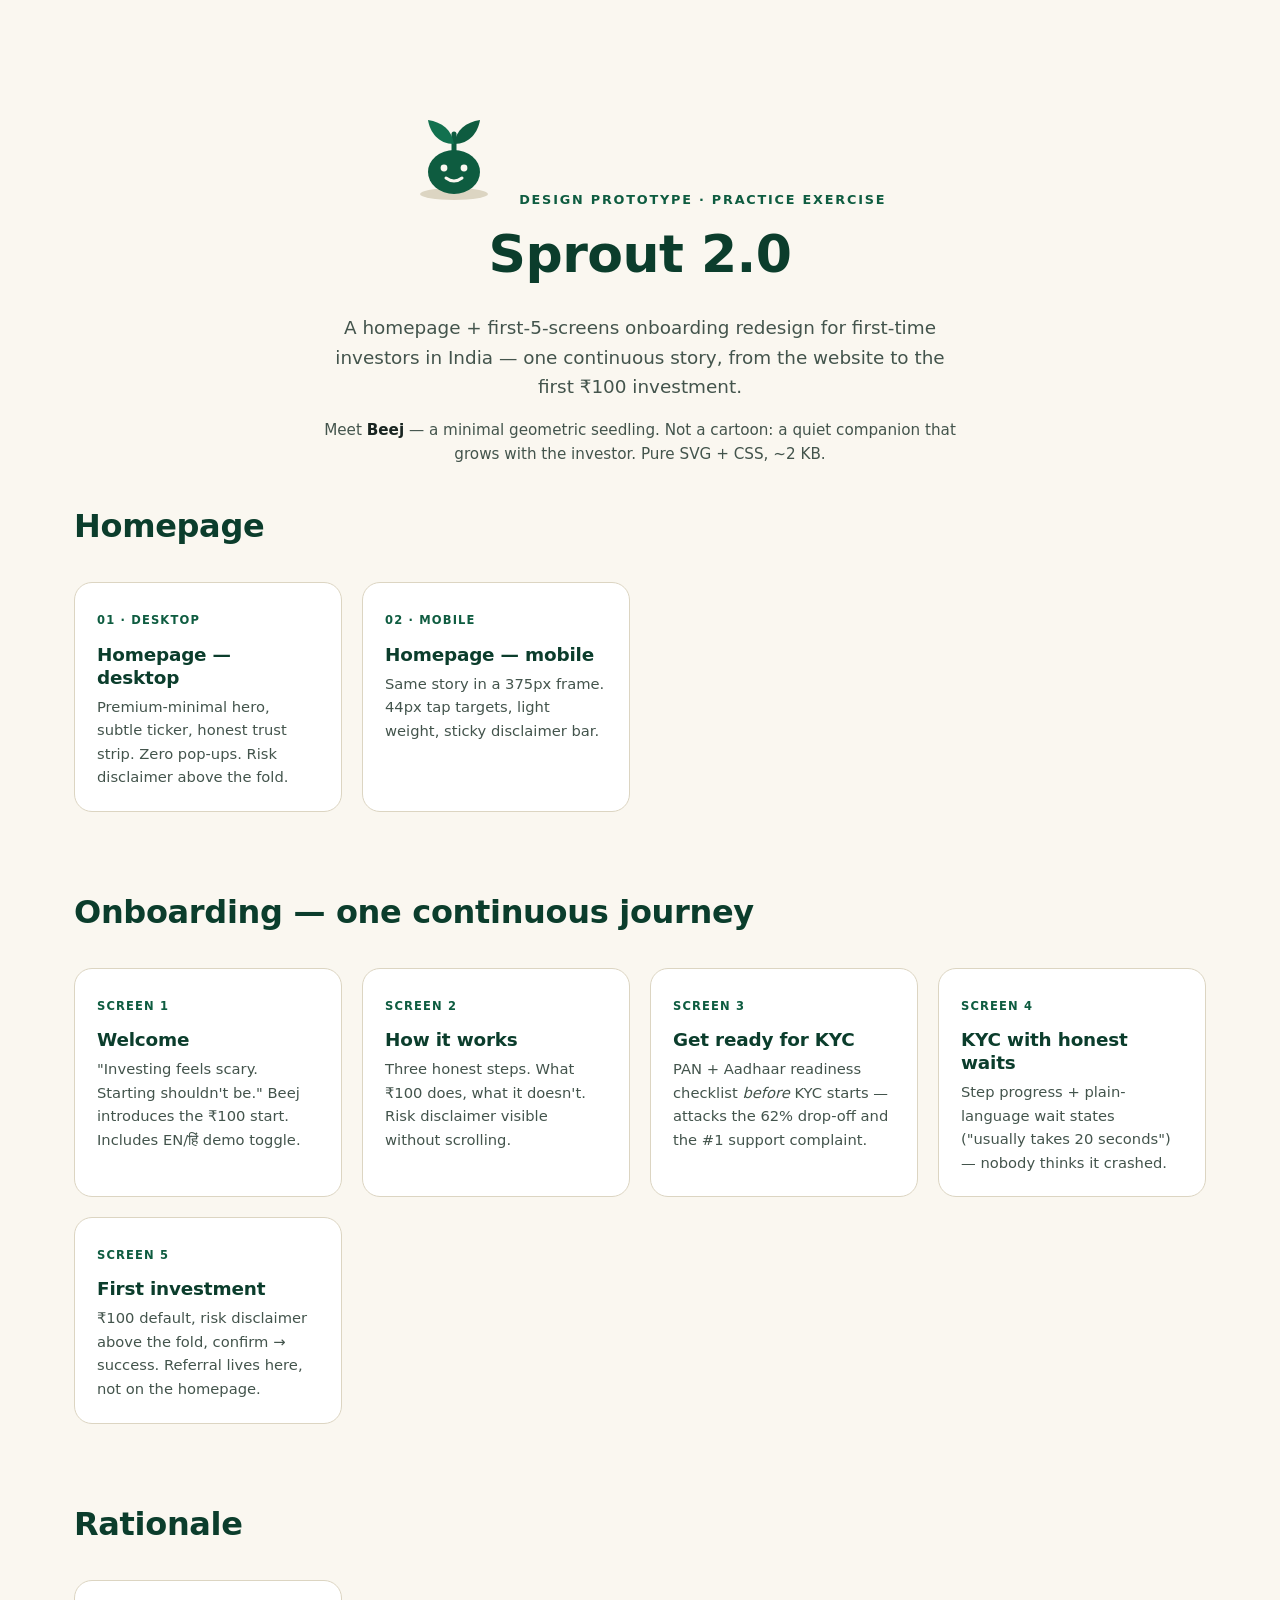
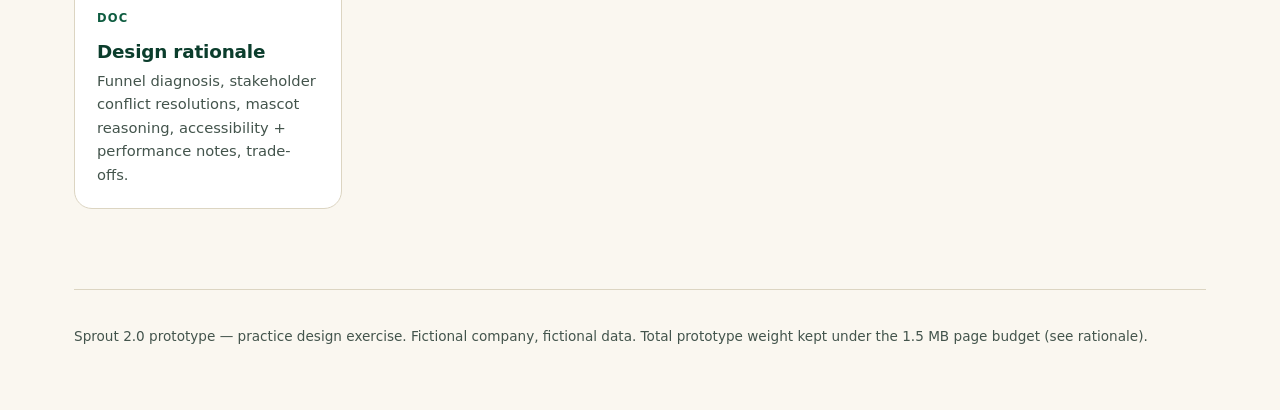
<file: index.html>
<!DOCTYPE html>
<html lang="en">
<head>
<meta charset="UTF-8">
<meta name="viewport" content="width=device-width, initial-scale=1.0">
<title>Sprout 2.0 — Design Prototype</title>
<link rel="stylesheet" href="style.css">
</head>
<body>

<div class="wrap">
  <div class="hub-hero">
    <div class="beej" role="img" aria-label="Beej, the Sprout mascot — a minimal geometric seedling">
      <svg width="120" height="120" viewBox="0 0 120 120" fill="none" aria-hidden="true">
        <g class="bob">
          <ellipse cx="60" cy="110" rx="34" ry="6" fill="#dcd5c2"/>
          <line x1="60" y1="68" x2="60" y2="50" stroke="#0e5c40" stroke-width="5" stroke-linecap="round"/>
          <path class="leaf-l" d="M60,60 C44,60 36,48 34,36 C48,38 58,46 60,60 Z" fill="#12714f"/>
          <path class="leaf-r" d="M60,60 C76,60 84,48 86,36 C72,38 62,46 60,60 Z" fill="#0e5c40"/>
          <ellipse cx="60" cy="88" rx="26" ry="22" fill="#0e5c40"/>
          <circle cx="50" cy="84" r="3.4" fill="#faf7f0"/>
          <circle cx="70" cy="84" r="3.4" fill="#faf7f0"/>
          <path d="M52,94 Q60,100 68,94" stroke="#faf7f0" stroke-width="3" stroke-linecap="round"/>
        </g>
      </svg>
    </div>
    <p class="eyebrow">Design prototype · Practice exercise</p>
    <h1>Sprout 2.0</h1>
    <p class="lead" style="max-width:640px;margin:0 auto;">
      A homepage + first-5-screens onboarding redesign for first-time investors in India —
      one continuous story, from the website to the first ₹100 investment.
    </p>
    <p style="max-width:640px;margin:16px auto 0;font-size:0.95rem;">
      Meet <strong style="color:var(--ink)">Beej</strong> — a minimal geometric seedling.
      Not a cartoon: a quiet companion that grows with the investor. Pure SVG + CSS, ~2&nbsp;KB.
    </p>
  </div>

  <h2>Homepage</h2>
  <div class="screen-grid">
    <a class="screen-card" href="homepage-desktop.html">
      <span class="tag">01 · Desktop</span>
      <h3>Homepage — desktop</h3>
      <p>Premium-minimal hero, subtle ticker, honest trust strip. Zero pop-ups. Risk disclaimer above the fold.</p>
    </a>
    <a class="screen-card" href="homepage-mobile.html">
      <span class="tag">02 · Mobile</span>
      <h3>Homepage — mobile</h3>
      <p>Same story in a 375px frame. 44px tap targets, light weight, sticky disclaimer bar.</p>
    </a>
  </div>

  <h2>Onboarding — one continuous journey</h2>
  <div class="screen-grid">
    <a class="screen-card" href="onboarding-1.html">
      <span class="tag">Screen 1</span>
      <h3>Welcome</h3>
      <p>"Investing feels scary. Starting shouldn't be." Beej introduces the ₹100 start. Includes EN/हिं demo toggle.</p>
    </a>
    <a class="screen-card" href="onboarding-2.html">
      <span class="tag">Screen 2</span>
      <h3>How it works</h3>
      <p>Three honest steps. What ₹100 does, what it doesn't. Risk disclaimer visible without scrolling.</p>
    </a>
    <a class="screen-card" href="onboarding-3.html">
      <span class="tag">Screen 3</span>
      <h3>Get ready for KYC</h3>
      <p>PAN + Aadhaar readiness checklist <em>before</em> KYC starts — attacks the 62% drop-off and the #1 support complaint.</p>
    </a>
    <a class="screen-card" href="onboarding-4.html">
      <span class="tag">Screen 4</span>
      <h3>KYC with honest waits</h3>
      <p>Step progress + plain-language wait states ("usually takes 20 seconds") — nobody thinks it crashed.</p>
    </a>
    <a class="screen-card" href="onboarding-5.html">
      <span class="tag">Screen 5</span>
      <h3>First investment</h3>
      <p>₹100 default, risk disclaimer above the fold, confirm → success. Referral lives here, not on the homepage.</p>
    </a>
  </div>

  <h2>Rationale</h2>
  <div class="screen-grid">
    <a class="screen-card" href="DESIGN_RATIONALE.md">
      <span class="tag">Doc</span>
      <h3>Design rationale</h3>
      <p>Funnel diagnosis, stakeholder conflict resolutions, mascot reasoning, accessibility + performance notes, trade-offs.</p>
    </a>
  </div>

  <footer>
    <div class="wrap" style="padding:0;">
      <p style="font-size:0.85rem;">Sprout 2.0 prototype — practice design exercise. Fictional company, fictional data. Total prototype weight kept under the 1.5&nbsp;MB page budget (see rationale).</p>
    </div>
  </footer>
</div>

</body>
</html>
</file>
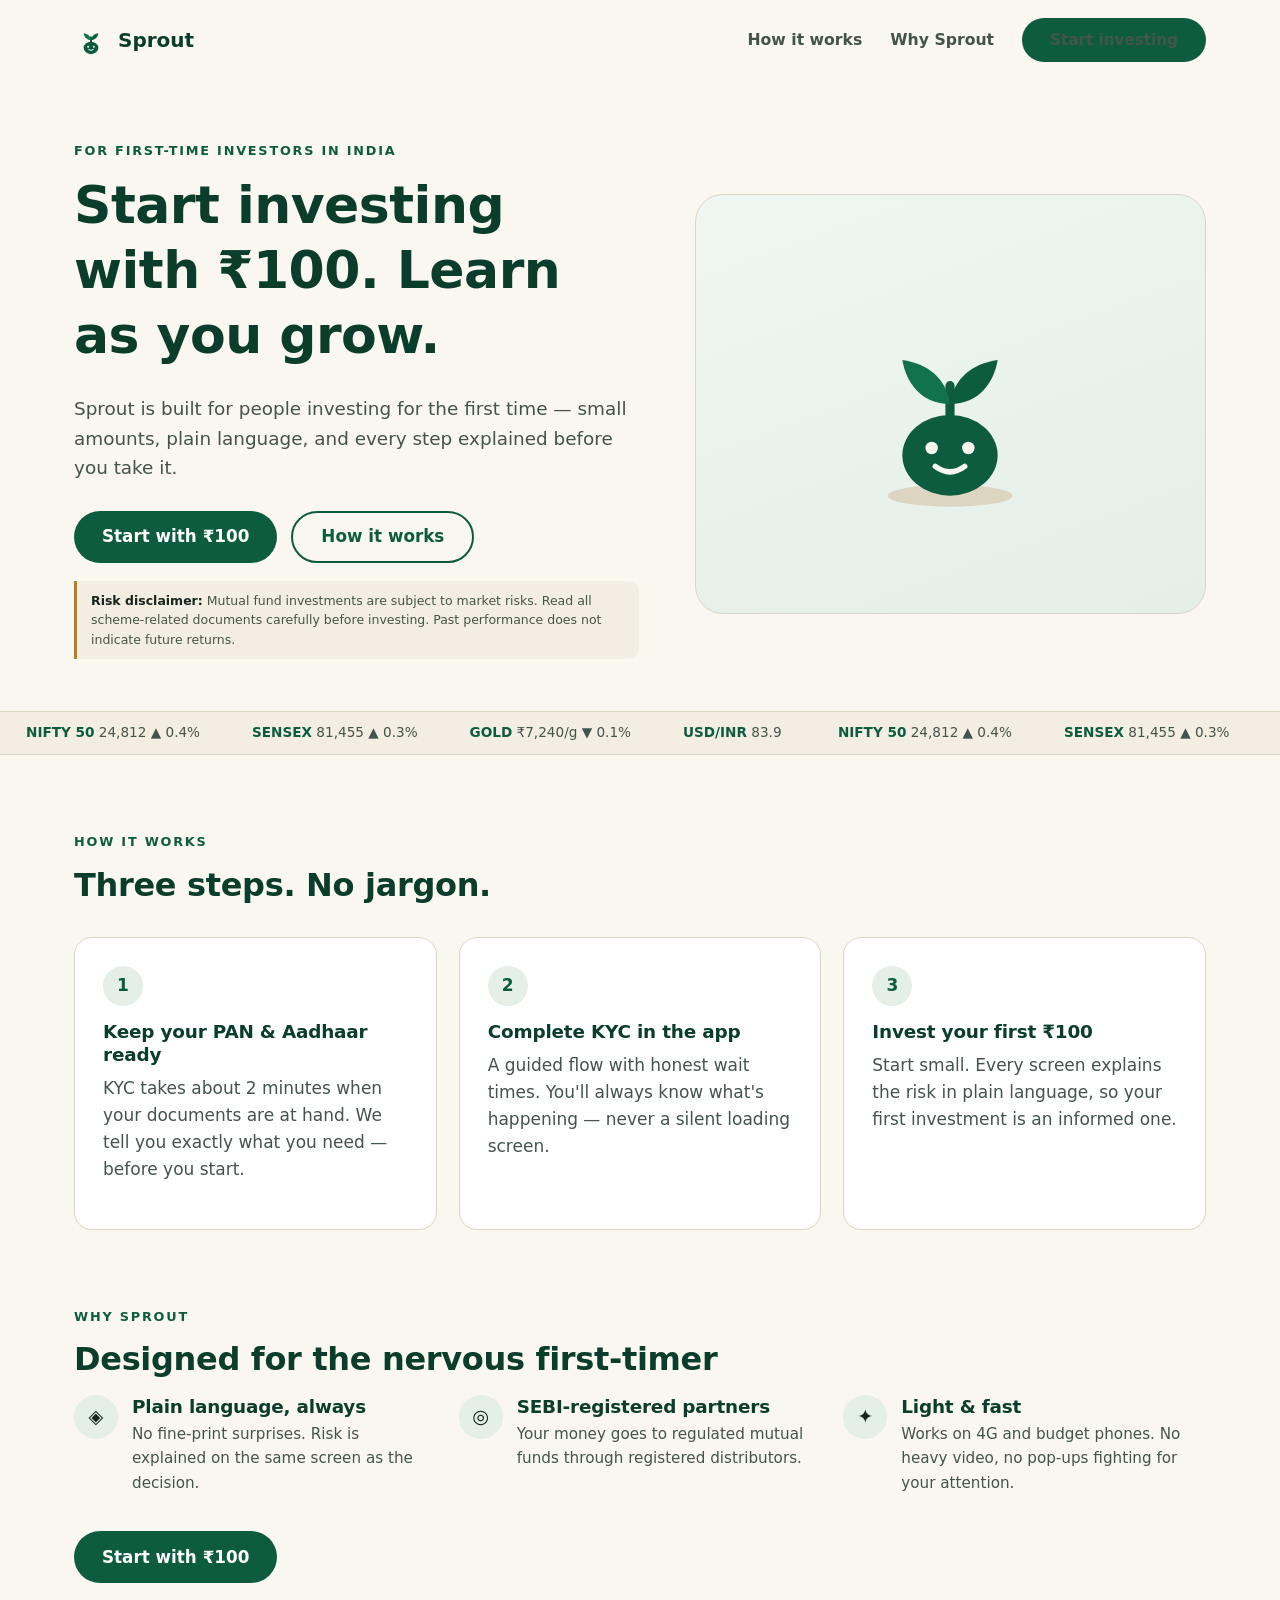
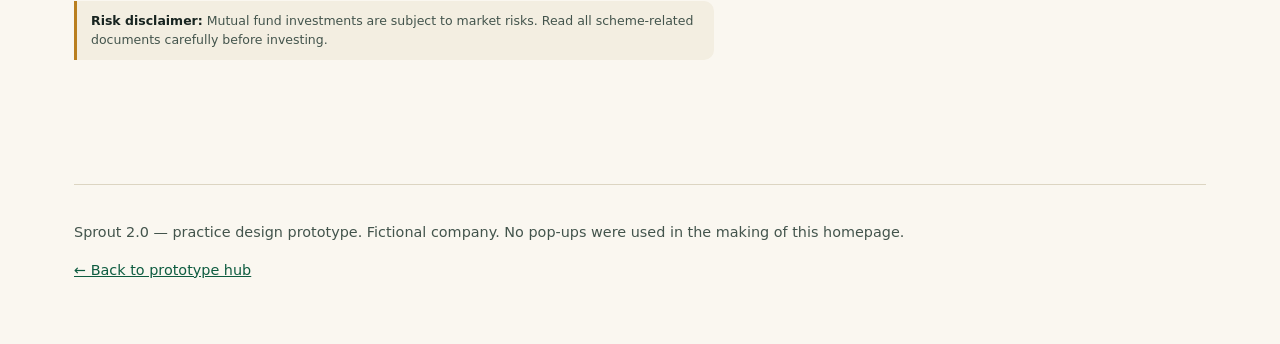
<file: homepage-desktop.html>
<!DOCTYPE html>
<html lang="en">
<head>
<meta charset="UTF-8">
<meta name="viewport" content="width=device-width, initial-scale=1.0">
<title>Sprout 2.0 — Homepage (desktop)</title>
<link rel="stylesheet" href="style.css">
</head>
<body>

<div class="wrap">
  <nav class="nav" aria-label="Main">
    <a class="brand" href="index.html">
      <span class="beej" aria-hidden="true">
        <svg width="34" height="34" viewBox="0 0 120 120" fill="none">
          <g class="bob">
            <line x1="60" y1="68" x2="60" y2="50" stroke="#0e5c40" stroke-width="7" stroke-linecap="round"/>
            <path class="leaf-l" d="M60,60 C44,60 36,48 34,36 C48,38 58,46 60,60 Z" fill="#12714f"/>
            <path class="leaf-r" d="M60,60 C76,60 84,48 86,36 C72,38 62,46 60,60 Z" fill="#0e5c40"/>
            <ellipse cx="60" cy="88" rx="26" ry="22" fill="#0e5c40"/>
            <circle cx="50" cy="84" r="3.4" fill="#faf7f0"/>
            <circle cx="70" cy="84" r="3.4" fill="#faf7f0"/>
            <path d="M52,94 Q60,100 68,94" stroke="#faf7f0" stroke-width="3.5" stroke-linecap="round"/>
          </g>
        </svg>
      </span>
      Sprout
    </a>
    <div class="nav-links">
      <a href="#how">How it works</a>
      <a href="#trust">Why Sprout</a>
      <a href="onboarding-1.html" class="btn btn-primary" style="min-height:44px;font-size:0.95rem;">Start investing</a>
    </div>
  </nav>

  <header class="hero">
    <div>
      <p class="eyebrow">For first-time investors in India</p>
      <h1>Start investing with ₹100. Learn as you grow.</h1>
      <p class="lead">Sprout is built for people investing for the first time — small amounts, plain language, and every step explained before you take it.</p>
      <div class="hero-cta-row">
        <a class="btn btn-primary" href="onboarding-1.html">Start with ₹100</a>
        <a class="btn btn-ghost" href="#how">How it works</a>
      </div>
      <!-- Compliance: risk disclaimer ≥12px, visible without scrolling -->
      <p class="disclaimer"><strong>Risk disclaimer:</strong> Mutual fund investments are subject to market risks. Read all scheme-related documents carefully before investing. Past performance does not indicate future returns.</p>
    </div>
    <div class="hero-visual">
      <div class="beej" role="img" aria-label="Beej, a small geometric seedling mascot">
        <svg width="220" height="220" viewBox="0 0 120 120" fill="none" aria-hidden="true">
          <g class="bob">
            <ellipse cx="60" cy="110" rx="34" ry="6" fill="#dcd5c2"/>
            <line x1="60" y1="68" x2="60" y2="50" stroke="#0e5c40" stroke-width="5" stroke-linecap="round"/>
            <path class="leaf-l" d="M60,60 C44,60 36,48 34,36 C48,38 58,46 60,60 Z" fill="#12714f"/>
            <path class="leaf-r" d="M60,60 C76,60 84,48 86,36 C72,38 62,46 60,60 Z" fill="#0e5c40"/>
            <ellipse cx="60" cy="88" rx="26" ry="22" fill="#0e5c40"/>
            <circle cx="50" cy="84" r="3.4" fill="#faf7f0"/>
            <circle cx="70" cy="84" r="3.4" fill="#faf7f0"/>
            <path d="M52,94 Q60,100 68,94" stroke="#faf7f0" stroke-width="3" stroke-linecap="round"/>
          </g>
        </svg>
      </div>
    </div>
  </header>
</div>

<!-- Subtle, muted ticker — decorative only, pauses on hover -->
<div class="ticker" aria-hidden="true">
  <div class="ticker-track">
    <span><b>NIFTY 50</b> 24,812 ▲ 0.4%</span><span><b>SENSEX</b> 81,455 ▲ 0.3%</span><span><b>GOLD</b> ₹7,240/g ▼ 0.1%</span><span><b>USD/INR</b> 83.9</span>
    <span><b>NIFTY 50</b> 24,812 ▲ 0.4%</span><span><b>SENSEX</b> 81,455 ▲ 0.3%</span><span><b>GOLD</b> ₹7,240/g ▼ 0.1%</span><span><b>USD/INR</b> 83.9</span>
  </div>
</div>

<div class="wrap">
  <section class="section" id="how">
    <p class="eyebrow">How it works</p>
    <h2>Three steps. No jargon.</h2>
    <div class="cards">
      <div class="card">
        <div class="step-no">1</div>
        <h3>Keep your PAN &amp; Aadhaar ready</h3>
        <p>KYC takes about 2 minutes when your documents are at hand. We tell you exactly what you need — before you start.</p>
      </div>
      <div class="card">
        <div class="step-no">2</div>
        <h3>Complete KYC in the app</h3>
        <p>A guided flow with honest wait times. You'll always know what's happening — never a silent loading screen.</p>
      </div>
      <div class="card">
        <div class="step-no">3</div>
        <h3>Invest your first ₹100</h3>
        <p>Start small. Every screen explains the risk in plain language, so your first investment is an informed one.</p>
      </div>
    </div>
  </section>

  <section class="section" id="trust" style="padding-top:0;">
    <p class="eyebrow">Why Sprout</p>
    <h2>Designed for the nervous first-timer</h2>
    <div class="trust">
      <div class="trust-item">
        <div class="dot" aria-hidden="true">◈</div>
        <div><h3 style="margin-bottom:4px;">Plain language, always</h3><p style="margin:0;font-size:0.95rem;">No fine-print surprises. Risk is explained on the same screen as the decision.</p></div>
      </div>
      <div class="trust-item">
        <div class="dot" aria-hidden="true">◎</div>
        <div><h3 style="margin-bottom:4px;">SEBI-registered partners</h3><p style="margin:0;font-size:0.95rem;">Your money goes to regulated mutual funds through registered distributors.</p></div>
      </div>
      <div class="trust-item">
        <div class="dot" aria-hidden="true">✦</div>
        <div><h3 style="margin-bottom:4px;">Light &amp; fast</h3><p style="margin:0;font-size:0.95rem;">Works on 4G and budget phones. No heavy video, no pop-ups fighting for your attention.</p></div>
      </div>
    </div>
    <div class="hero-cta-row" style="margin-top:36px;">
      <a class="btn btn-primary" href="onboarding-1.html">Start with ₹100</a>
    </div>
    <p class="disclaimer"><strong>Risk disclaimer:</strong> Mutual fund investments are subject to market risks. Read all scheme-related documents carefully before investing.</p>
  </section>

  <footer>
    <p>Sprout 2.0 — practice design prototype. Fictional company. No pop-ups were used in the making of this homepage.</p>
    <p style="margin-top:8px;"><a href="index.html">← Back to prototype hub</a></p>
  </footer>
</div>

</body>
</html>
</file>
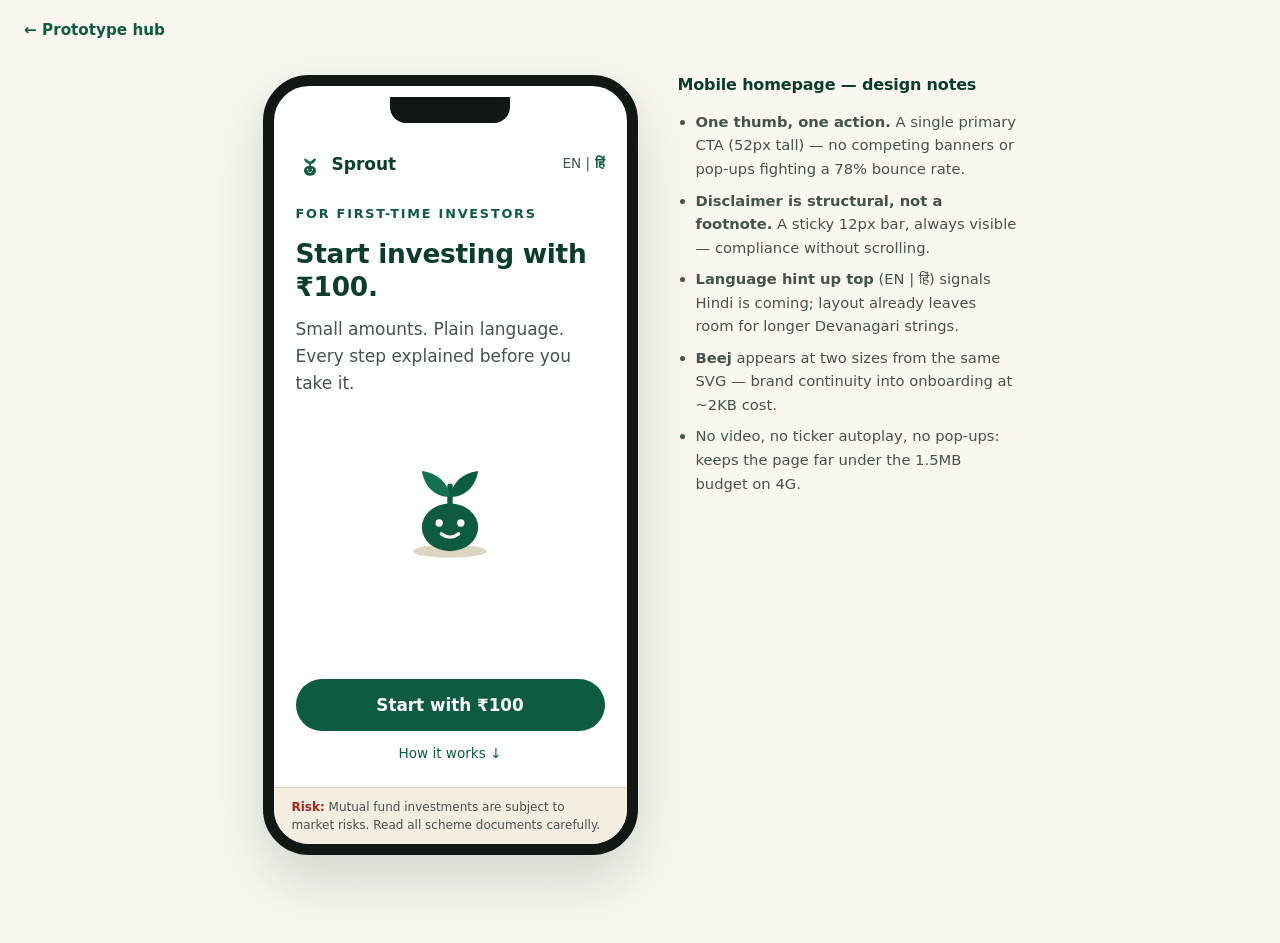
<file: homepage-mobile.html>
<!DOCTYPE html>
<html lang="en">
<head>
<meta charset="UTF-8">
<meta name="viewport" content="width=device-width, initial-scale=1.0">
<title>Sprout 2.0 — Homepage (mobile)</title>
<link rel="stylesheet" href="style.css">
</head>
<body>
<a class="backlink" href="index.html">← Prototype hub</a>

<div class="device-stage">
  <div class="device" role="img" aria-label="Mobile homepage design mockup">
    <div class="screen">
      <div style="display:flex;align-items:center;justify-content:space-between;margin-bottom:26px;">
        <span style="display:flex;align-items:center;gap:8px;font-weight:750;color:var(--green-900);">
          <span class="beej" aria-hidden="true">
            <svg width="28" height="28" viewBox="0 0 120 120" fill="none">
              <g class="bob">
                <line x1="60" y1="68" x2="60" y2="50" stroke="#0e5c40" stroke-width="7" stroke-linecap="round"/>
                <path class="leaf-l" d="M60,60 C44,60 36,48 34,36 C48,38 58,46 60,60 Z" fill="#12714f"/>
                <path class="leaf-r" d="M60,60 C76,60 84,48 86,36 C72,38 62,46 60,60 Z" fill="#0e5c40"/>
                <ellipse cx="60" cy="88" rx="26" ry="22" fill="#0e5c40"/>
                <circle cx="50" cy="84" r="3.4" fill="#faf7f0"/>
                <circle cx="70" cy="84" r="3.4" fill="#faf7f0"/>
                <path d="M52,94 Q60,100 68,94" stroke="#faf7f0" stroke-width="3.5" stroke-linecap="round"/>
              </g>
            </svg>
          </span>
          Sprout
        </span>
        <span style="font-size:0.85rem;color:var(--ink-soft);">EN | <b style="color:var(--green-700)">हिं</b></span>
      </div>

      <p class="eyebrow">For first-time investors</p>
      <h2>Start investing with ₹100.</h2>
      <p>Small amounts. Plain language. Every step explained before you take it.</p>

      <div style="text-align:center;margin:18px 0;">
        <span class="beej" aria-hidden="true">
          <svg width="130" height="130" viewBox="0 0 120 120" fill="none">
            <g class="bob">
              <ellipse cx="60" cy="110" rx="34" ry="6" fill="#dcd5c2"/>
              <line x1="60" y1="68" x2="60" y2="50" stroke="#0e5c40" stroke-width="5" stroke-linecap="round"/>
              <path class="leaf-l" d="M60,60 C44,60 36,48 34,36 C48,38 58,46 60,60 Z" fill="#12714f"/>
              <path class="leaf-r" d="M60,60 C76,60 84,48 86,36 C72,38 62,46 60,60 Z" fill="#0e5c40"/>
              <ellipse cx="60" cy="88" rx="26" ry="22" fill="#0e5c40"/>
              <circle cx="50" cy="84" r="3.4" fill="#faf7f0"/>
              <circle cx="70" cy="84" r="3.4" fill="#faf7f0"/>
              <path d="M52,94 Q60,100 68,94" stroke="#faf7f0" stroke-width="3" stroke-linecap="round"/>
            </g>
          </svg>
        </span>
      </div>

      <div class="spacer"></div>
    </div>

    <div class="device-cta">
      <a class="btn btn-primary btn-block" href="onboarding-1.html">Start with ₹100</a>
      <p style="text-align:center;font-size:0.85rem;margin:12px 0 0;"><a href="#how" style="text-decoration:none;">How it works ↓</a></p>
    </div>

    <!-- Compliance: risk disclaimer ≥12px, always visible -->
    <div class="device-disclaimer">
      <strong>Risk:</strong> Mutual fund investments are subject to market risks. Read all scheme documents carefully.
    </div>
  </div>

  <aside class="annotation">
    <h3>Mobile homepage — design notes</h3>
    <ul>
      <li><strong>One thumb, one action.</strong> A single primary CTA (52px tall) — no competing banners or pop-ups fighting a 78% bounce rate.</li>
      <li><strong>Disclaimer is structural, not a footnote.</strong> A sticky 12px bar, always visible — compliance without scrolling.</li>
      <li><strong>Language hint up top</strong> (EN | हिं) signals Hindi is coming; layout already leaves room for longer Devanagari strings.</li>
      <li><strong>Beej</strong> appears at two sizes from the same SVG — brand continuity into onboarding at ~2KB cost.</li>
      <li>No video, no ticker autoplay, no pop-ups: keeps the page far under the 1.5MB budget on 4G.</li>
    </ul>
  </aside>
</div>

</body>
</html>
</file>
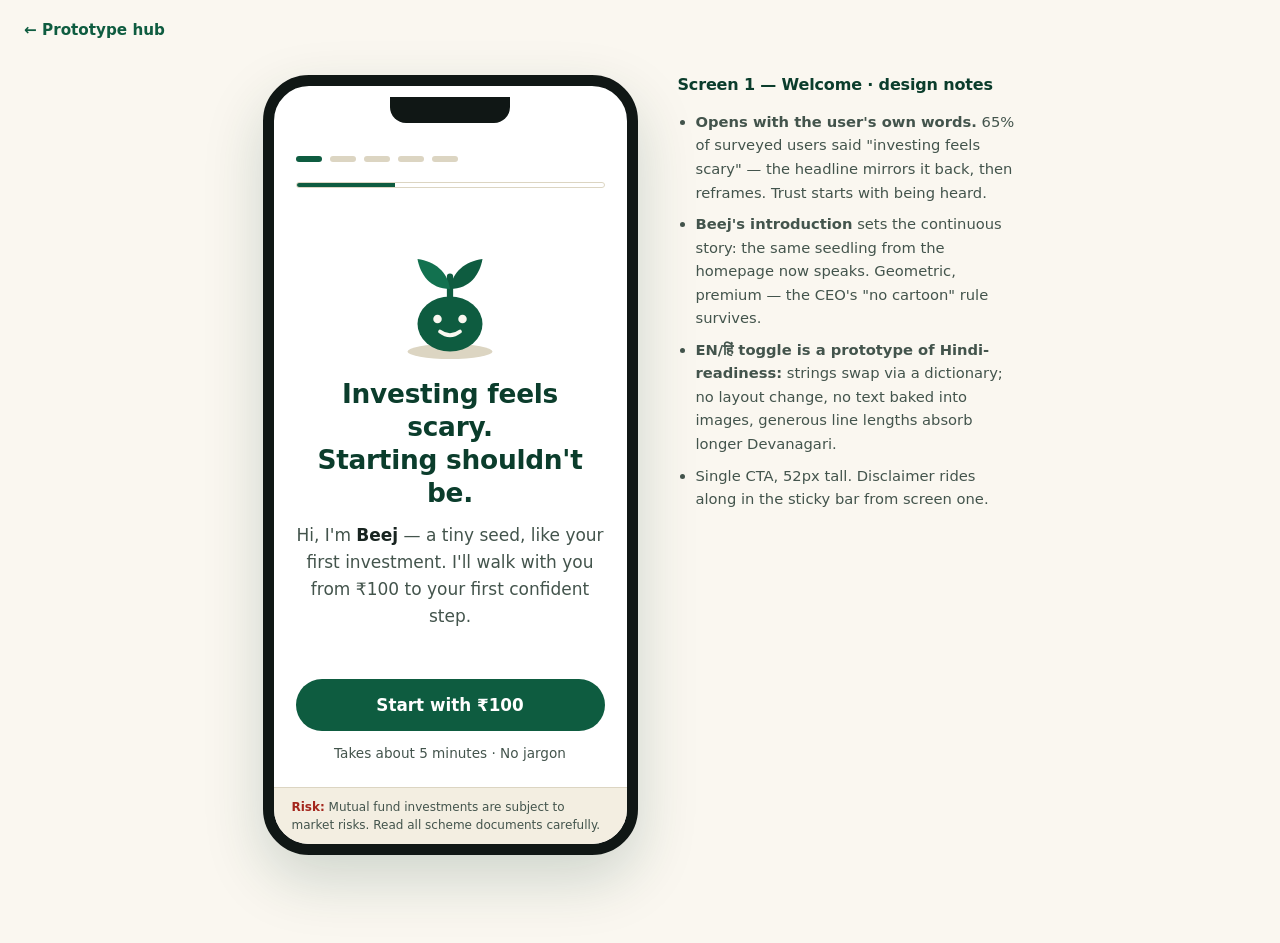
<file: onboarding-1.html>
<!DOCTYPE html>
<html lang="en">
<head>
<meta charset="UTF-8">
<meta name="viewport" content="width=device-width, initial-scale=1.0">
<title>Sprout 2.0 — Onboarding 1 of 5 · Welcome</title>
<link rel="stylesheet" href="style.css">
</head>
<body>
<a class="backlink" href="index.html">← Prototype hub</a>

<div class="device-stage">
  <div class="device">
    <div class="screen">
      <div class="dots" aria-label="Step 1 of 5"><i class="on"></i><i></i><i></i><i></i><i></i></div>

      <!-- Hindi-readiness demo: layout swaps strings without redesign -->
      <div class="lang-toggle" role="group" aria-label="Language">
        <button id="btn-en" class="on" type="button">English</button>
        <button id="btn-hi" type="button">हिंदी</button>
      </div>

      <div style="text-align:center;margin:8px 0 4px;">
        <span class="beej" role="img" aria-label="Beej, the Sprout seedling mascot">
          <svg width="150" height="150" viewBox="0 0 120 120" fill="none" aria-hidden="true">
            <g class="bob">
              <ellipse cx="60" cy="110" rx="34" ry="6" fill="#dcd5c2"/>
              <line x1="60" y1="68" x2="60" y2="50" stroke="#0e5c40" stroke-width="5" stroke-linecap="round"/>
              <path class="leaf-l" d="M60,60 C44,60 36,48 34,36 C48,38 58,46 60,60 Z" fill="#12714f"/>
              <path class="leaf-r" d="M60,60 C76,60 84,48 86,36 C72,38 62,46 60,60 Z" fill="#0e5c40"/>
              <ellipse cx="60" cy="88" rx="26" ry="22" fill="#0e5c40"/>
              <circle cx="50" cy="84" r="3.4" fill="#faf7f0"/>
              <circle cx="70" cy="84" r="3.4" fill="#faf7f0"/>
              <path d="M52,94 Q60,100 68,94" stroke="#faf7f0" stroke-width="3" stroke-linecap="round"/>
            </g>
          </svg>
        </span>
      </div>

      <h2 id="t-head" style="text-align:center;">Investing feels scary.<br>Starting shouldn't be.</h2>
      <p id="t-sub" style="text-align:center;">Hi, I'm <strong style="color:var(--ink)">Beej</strong> — a tiny seed, like your first investment. I'll walk with you from ₹100 to your first confident step.</p>

      <div class="spacer"></div>
    </div>

    <div class="device-cta">
      <a class="btn btn-primary btn-block" id="t-cta" href="onboarding-2.html">Start with ₹100</a>
      <p style="text-align:center;font-size:0.85rem;margin:12px 0 0;color:var(--ink-soft);">Takes about 5 minutes · No jargon</p>
    </div>
    <div class="device-disclaimer">
      <strong>Risk:</strong> Mutual fund investments are subject to market risks. Read all scheme documents carefully.
    </div>
  </div>

  <aside class="annotation">
    <h3>Screen 1 — Welcome · design notes</h3>
    <ul>
      <li><strong>Opens with the user's own words.</strong> 65% of surveyed users said "investing feels scary" — the headline mirrors it back, then reframes. Trust starts with being heard.</li>
      <li><strong>Beej's introduction</strong> sets the continuous story: the same seedling from the homepage now speaks. Geometric, premium — the CEO's "no cartoon" rule survives.</li>
      <li><strong>EN/हिं toggle is a prototype of Hindi-readiness:</strong> strings swap via a dictionary; no layout change, no text baked into images, generous line lengths absorb longer Devanagari.</li>
      <li>Single CTA, 52px tall. Disclaimer rides along in the sticky bar from screen one.</li>
    </ul>
  </aside>
</div>

<script>
// Minimal string-swap demo: proves Hindi fits the same layout (no redesign needed later).
const STR = {
  en: {
    head: 'Investing feels scary.<br>Starting shouldn\'t be.',
    sub: 'Hi, I\'m <strong style="color:var(--ink)">Beej</strong> — a tiny seed, like your first investment. I\'ll walk with you from ₹100 to your first confident step.',
    cta: 'Start with ₹100'
  },
  hi: {
    head: 'निवेश डरावना लगता है।<br>शुरुआत नहीं होनी चाहिए।',
    sub: 'नमस्ते, मैं <strong style="color:var(--ink)">बीज</strong> हूँ — आपके पहले निवेश जैसा एक छोटा-सा बीज। ₹100 से आपके पहले आत्मविश्वास भरे कदम तक मैं साथ चलूँगा।',
    cta: '₹100 से शुरू करें'
  }
};
const be = document.getElementById('btn-en'), bh = document.getElementById('btn-hi');
function setLang(l) {
  document.getElementById('t-head').innerHTML = STR[l].head;
  document.getElementById('t-sub').innerHTML = STR[l].sub;
  document.getElementById('t-cta').textContent = STR[l].cta;
  document.documentElement.lang = (l === 'hi') ? 'hi' : 'en';
  be.classList.toggle('on', l === 'en'); bh.classList.toggle('on', l === 'hi');
}
be.addEventListener('click', () => setLang('en'));
bh.addEventListener('click', () => setLang('hi'));
</script>

</body>
</html>
</file>
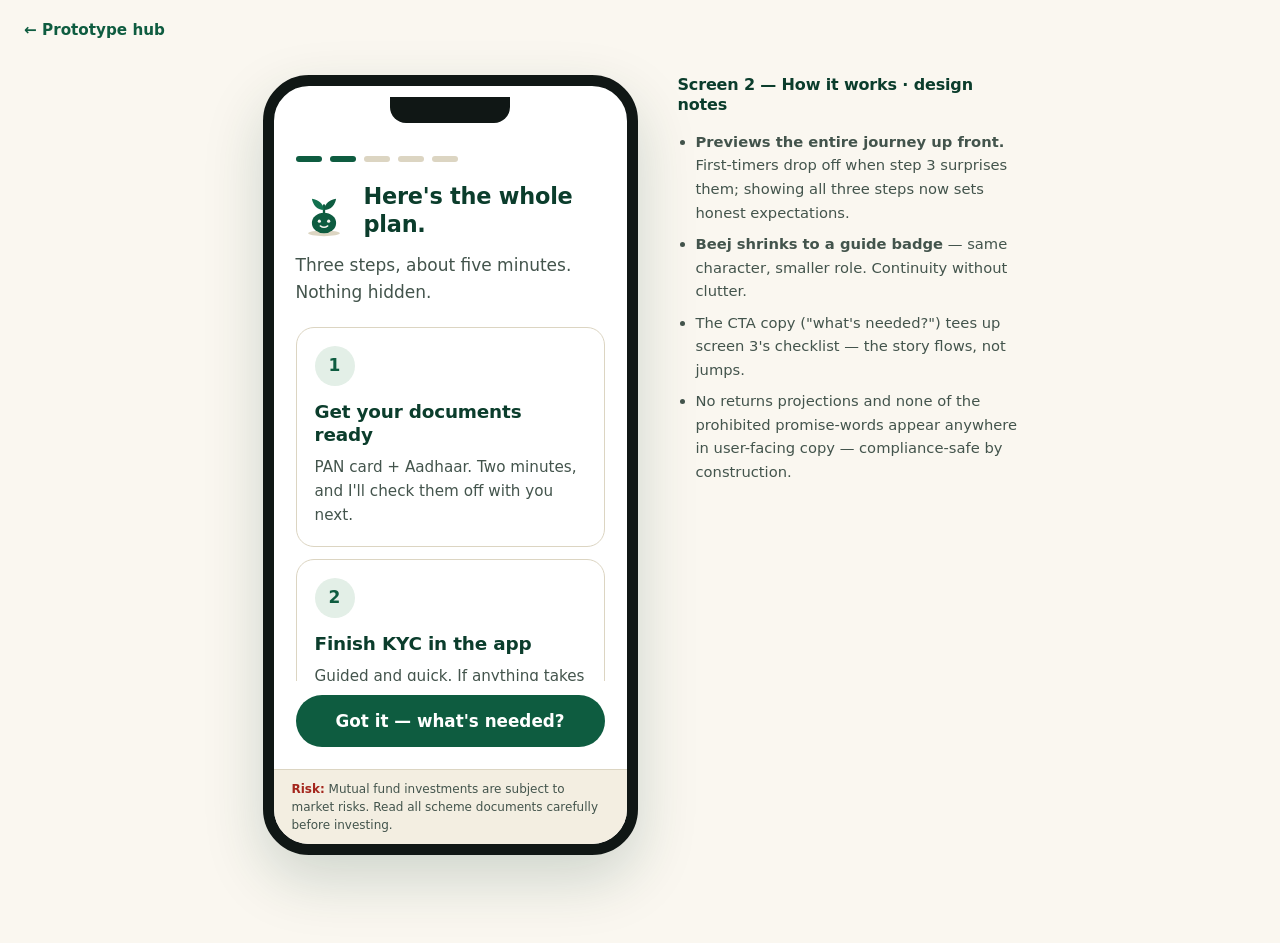
<file: onboarding-2.html>
<!DOCTYPE html>
<html lang="en">
<head>
<meta charset="UTF-8">
<meta name="viewport" content="width=device-width, initial-scale=1.0">
<title>Sprout 2.0 — Onboarding 2 of 5 · How it works</title>
<link rel="stylesheet" href="style.css">
</head>
<body>
<a class="backlink" href="index.html">← Prototype hub</a>

<div class="device-stage">
  <div class="device">
    <div class="screen">
      <div class="dots" aria-label="Step 2 of 5"><i class="on"></i><i class="on"></i><i></i><i></i><i></i></div>

      <div style="display:flex;align-items:center;gap:12px;margin-bottom:14px;">
        <span class="beej" aria-hidden="true">
          <svg width="56" height="56" viewBox="0 0 120 120" fill="none">
            <g class="bob">
              <ellipse cx="60" cy="110" rx="34" ry="6" fill="#dcd5c2"/>
              <line x1="60" y1="68" x2="60" y2="50" stroke="#0e5c40" stroke-width="5" stroke-linecap="round"/>
              <path class="leaf-l" d="M60,60 C44,60 36,48 34,36 C48,38 58,46 60,60 Z" fill="#12714f"/>
              <path class="leaf-r" d="M60,60 C76,60 84,48 86,36 C72,38 62,46 60,60 Z" fill="#0e5c40"/>
              <ellipse cx="60" cy="88" rx="26" ry="22" fill="#0e5c40"/>
              <circle cx="50" cy="84" r="3.4" fill="#faf7f0"/>
              <circle cx="70" cy="84" r="3.4" fill="#faf7f0"/>
              <path d="M52,94 Q60,100 68,94" stroke="#faf7f0" stroke-width="3" stroke-linecap="round"/>
            </g>
          </svg>
        </span>
        <h2 style="margin:0;font-size:1.4rem;">Here's the whole plan.</h2>
      </div>
      <p style="margin-bottom:20px;">Three steps, about five minutes. Nothing hidden.</p>

      <div class="card" style="margin-bottom:12px;padding:18px;">
        <div class="step-no">1</div>
        <h3>Get your documents ready</h3>
        <p style="margin:0;font-size:0.95rem;">PAN card + Aadhaar. Two minutes, and I'll check them off with you next.</p>
      </div>
      <div class="card" style="margin-bottom:12px;padding:18px;">
        <div class="step-no">2</div>
        <h3>Finish KYC in the app</h3>
        <p style="margin:0;font-size:0.95rem;">Guided and quick. If anything takes time, I'll tell you exactly what's happening.</p>
      </div>
      <div class="card" style="margin-bottom:4px;padding:18px;">
        <div class="step-no">3</div>
        <h3>Invest your first ₹100</h3>
        <p style="margin:0;font-size:0.95rem;">Pick a fund, see the risk in plain words, confirm. Small start, real start.</p>
      </div>

      <div class="spacer"></div>
    </div>

    <div class="device-cta">
      <a class="btn btn-primary btn-block" href="onboarding-3.html">Got it — what's needed?</a>
    </div>
    <div class="device-disclaimer">
      <strong>Risk:</strong> Mutual fund investments are subject to market risks. Read all scheme documents carefully before investing.
    </div>
  </div>

  <aside class="annotation">
    <h3>Screen 2 — How it works · design notes</h3>
    <ul>
      <li><strong>Previews the entire journey up front.</strong> First-timers drop off when step 3 surprises them; showing all three steps now sets honest expectations.</li>
      <li><strong>Beej shrinks to a guide badge</strong> — same character, smaller role. Continuity without clutter.</li>
      <li>The CTA copy ("what's needed?") tees up screen 3's checklist — the story flows, not jumps.</li>
      <li>No returns projections and none of the prohibited promise-words appear anywhere in user-facing copy — compliance-safe by construction.</li>
    </ul>
  </aside>
</div>

</body>
</html>
</file>
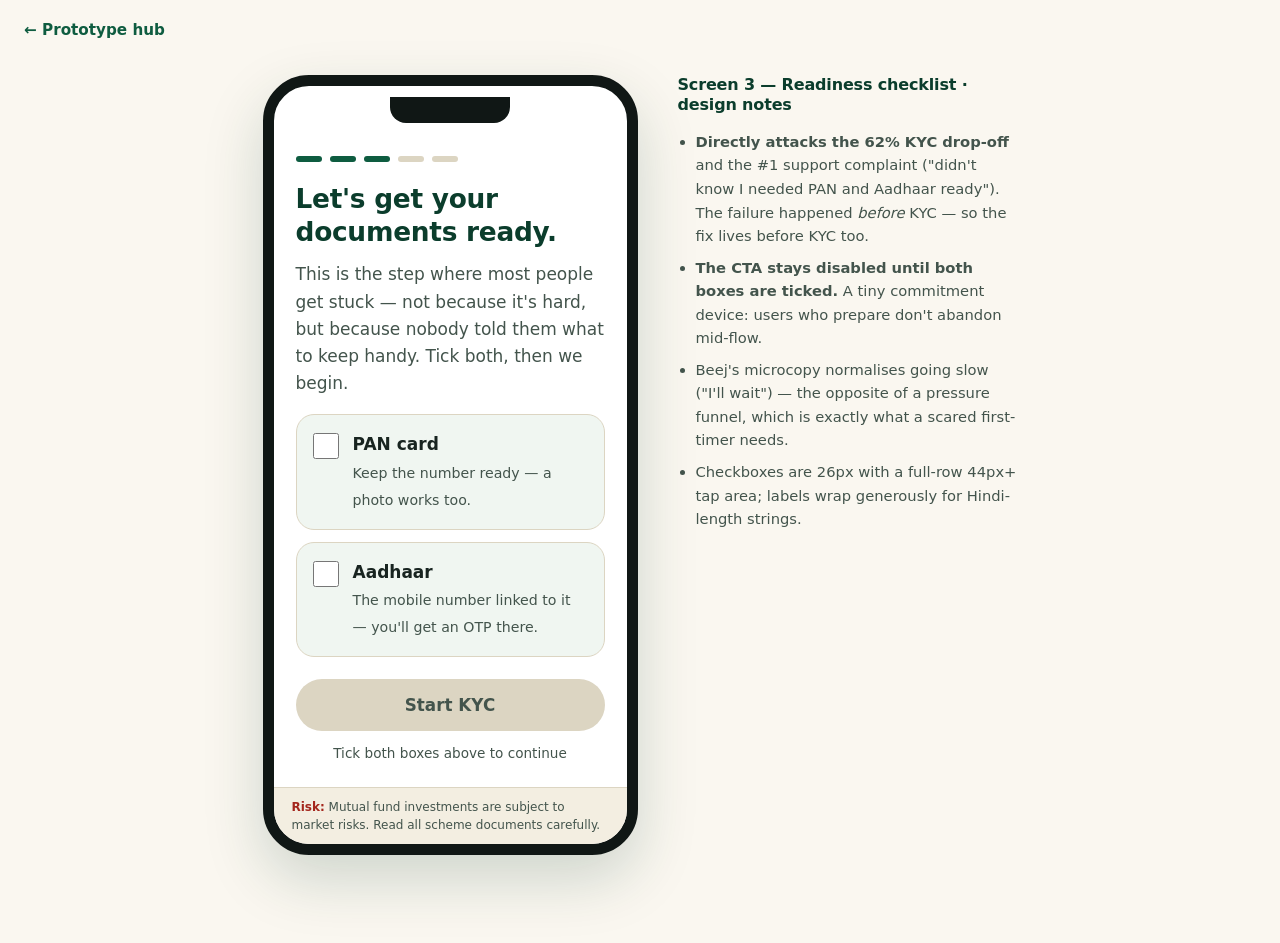
<file: onboarding-3.html>
<!DOCTYPE html>
<html lang="en">
<head>
<meta charset="UTF-8">
<meta name="viewport" content="width=device-width, initial-scale=1.0">
<title>Sprout 2.0 — Onboarding 3 of 5 · Get ready for KYC</title>
<link rel="stylesheet" href="style.css">
</head>
<body>
<a class="backlink" href="index.html">← Prototype hub</a>

<div class="device-stage">
  <div class="device">
    <div class="screen">
      <div class="dots" aria-label="Step 3 of 5"><i class="on"></i><i class="on"></i><i class="on"></i><i></i><i></i></div>

      <h2>Let's get your documents ready.</h2>
      <p>This is the step where most people get stuck — not because it's hard, but because nobody told them what to keep handy. Tick both, then we begin.</p>

      <label class="check">
        <input type="checkbox" id="c-pan">
        <span><b>PAN card</b><small>Keep the number ready — a photo works too.</small></span>
      </label>
      <label class="check">
        <input type="checkbox" id="c-aadhaar">
        <span><b>Aadhaar</b><small>The mobile number linked to it — you'll get an OTP there.</small></span>
      </label>

      <div style="display:flex;gap:10px;align-items:flex-start;background:var(--paper-2);border:1px solid var(--line);border-radius:14px;padding:12px 14px;margin-top:6px;">
        <span class="beej" aria-hidden="true" style="flex:0 0 40px;">
          <svg width="40" height="40" viewBox="0 0 120 120" fill="none">
            <g class="bob">
              <line x1="60" y1="68" x2="60" y2="50" stroke="#0e5c40" stroke-width="7" stroke-linecap="round"/>
              <path class="leaf-l" d="M60,60 C44,60 36,48 34,36 C48,38 58,46 60,60 Z" fill="#12714f"/>
              <path class="leaf-r" d="M60,60 C76,60 84,48 86,36 C72,38 62,46 60,60 Z" fill="#0e5c40"/>
              <ellipse cx="60" cy="88" rx="26" ry="22" fill="#0e5c40"/>
              <circle cx="50" cy="84" r="3.4" fill="#faf7f0"/>
              <circle cx="70" cy="84" r="3.4" fill="#faf7f0"/>
              <path d="M52,94 Q60,100 68,94" stroke="#faf7f0" stroke-width="3.5" stroke-linecap="round"/>
            </g>
          </svg>
        </span>
        <p style="margin:0;font-size:0.9rem;">"Most people finish KYC in under 2 minutes once these are ready. Take your time — I'll wait."</p>
      </div>

      <div class="spacer"></div>
    </div>

    <div class="device-cta">
      <a class="btn btn-primary btn-block" id="cta" href="onboarding-4.html" aria-disabled="true" disabled style="pointer-events:none;">Start KYC</a>
      <p style="text-align:center;font-size:0.85rem;margin:12px 0 0;color:var(--ink-soft);" id="hint">Tick both boxes above to continue</p>
    </div>
    <div class="device-disclaimer">
      <strong>Risk:</strong> Mutual fund investments are subject to market risks. Read all scheme documents carefully.
    </div>
  </div>

  <aside class="annotation">
    <h3>Screen 3 — Readiness checklist · design notes</h3>
    <ul>
      <li><strong>Directly attacks the 62% KYC drop-off</strong> and the #1 support complaint ("didn't know I needed PAN and Aadhaar ready"). The failure happened <em>before</em> KYC — so the fix lives before KYC too.</li>
      <li><strong>The CTA stays disabled until both boxes are ticked.</strong> A tiny commitment device: users who prepare don't abandon mid-flow.</li>
      <li>Beej's microcopy normalises going slow ("I'll wait") — the opposite of a pressure funnel, which is exactly what a scared first-timer needs.</li>
      <li>Checkboxes are 26px with a full-row 44px+ tap area; labels wrap generously for Hindi-length strings.</li>
    </ul>
  </aside>
</div>

<script>
// Commitment device: CTA enables only when the user confirms readiness.
const pan = document.getElementById('c-pan'),
      aad = document.getElementById('c-aadhaar'),
      cta = document.getElementById('cta'),
      hint = document.getElementById('hint');
function sync() {
  const ok = pan.checked && aad.checked;
  cta.toggleAttribute('disabled', !ok);
  cta.style.pointerEvents = ok ? 'auto' : 'none';
  cta.setAttribute('aria-disabled', String(!ok));
  hint.textContent = ok ? 'All set — KYC takes about 2 minutes.' : 'Tick both boxes above to continue';
}
pan.addEventListener('change', sync); aad.addEventListener('change', sync);
</script>

</body>
</html>
</file>
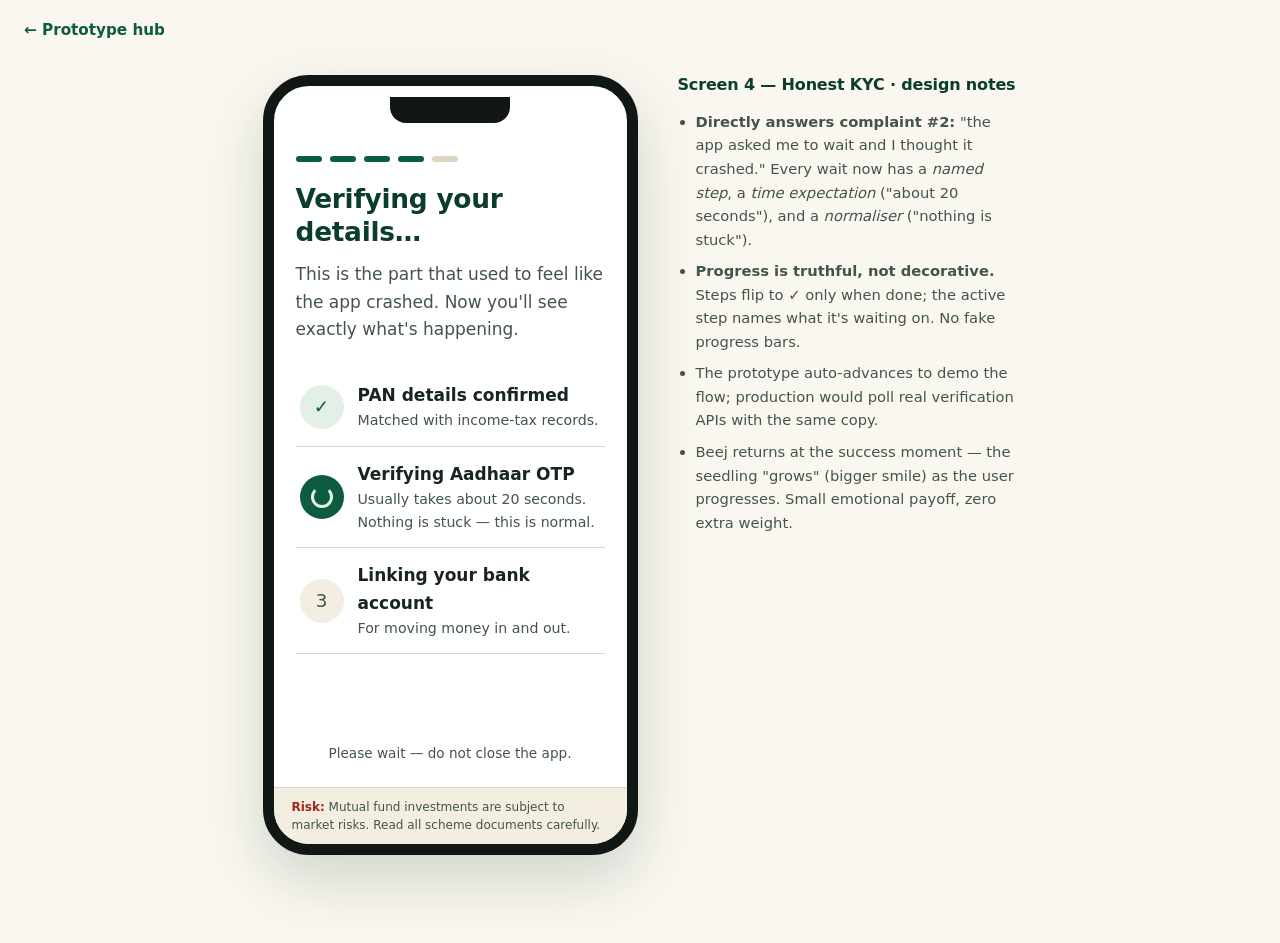
<file: onboarding-4.html>
<!DOCTYPE html>
<html lang="en">
<head>
<meta charset="UTF-8">
<meta name="viewport" content="width=device-width, initial-scale=1.0">
<title>Sprout 2.0 — Onboarding 4 of 5 · KYC</title>
<link rel="stylesheet" href="style.css">
</head>
<body>
<a class="backlink" href="index.html">← Prototype hub</a>

<div class="device-stage">
  <div class="device">
    <div class="screen">
      <div class="dots" aria-label="Step 4 of 5"><i class="on"></i><i class="on"></i><i class="on"></i><i class="on"></i><i></i></div>

      <h2 id="k-head">Verifying your details…</h2>
      <p id="k-sub">This is the part that used to feel like the app crashed. Now you'll see exactly what's happening.</p>

      <div id="kyc-list" style="margin-top:8px;">
        <div class="kyc-step done" id="ks1">
          <div class="ico" aria-hidden="true">✓</div>
          <div><b>PAN details confirmed</b><small>Matched with income-tax records.</small></div>
        </div>
        <div class="kyc-step active" id="ks2">
          <div class="ico" aria-hidden="true"><span class="spinner"></span></div>
          <div><b>Verifying Aadhaar OTP</b><small id="ks2-sub">Usually takes about 20 seconds. Nothing is stuck — this is normal.</small></div>
        </div>
        <div class="kyc-step" id="ks3">
          <div class="ico" aria-hidden="true">3</div>
          <div><b>Linking your bank account</b><small>For moving money in and out.</small></div>
        </div>
      </div>

      <div class="spacer"></div>
      <div id="kyc-done" style="display:none;text-align:center;">
        <span class="beej" role="img" aria-label="Beej celebrating">
          <svg width="110" height="110" viewBox="0 0 120 120" fill="none" aria-hidden="true">
            <g class="bob">
              <ellipse cx="60" cy="110" rx="34" ry="6" fill="#dcd5c2"/>
              <line x1="60" y1="68" x2="60" y2="50" stroke="#0e5c40" stroke-width="5" stroke-linecap="round"/>
              <path class="leaf-l" d="M60,60 C44,60 36,48 34,36 C48,38 58,46 60,60 Z" fill="#12714f"/>
              <path class="leaf-r" d="M60,60 C76,60 84,48 86,36 C72,38 62,46 60,60 Z" fill="#0e5c40"/>
              <ellipse cx="60" cy="88" rx="26" ry="22" fill="#0e5c40"/>
              <circle cx="50" cy="84" r="3.4" fill="#faf7f0"/>
              <circle cx="70" cy="84" r="3.4" fill="#faf7f0"/>
              <path d="M50,92 Q60,102 70,92" stroke="#faf7f0" stroke-width="3" stroke-linecap="round"/>
            </g>
          </svg>
        </span>
        <h2 style="margin-top:8px;">You're verified.</h2>
        <p>That was the hard part — and it took less than a minute.</p>
      </div>
    </div>

    <div class="device-cta">
      <a class="btn btn-primary btn-block" id="k-cta" href="onboarding-5.html" style="display:none;">Make your first investment</a>
      <p style="text-align:center;font-size:0.85rem;margin:12px 0 0;color:var(--ink-soft);" id="k-hint">Please wait — do not close the app.</p>
    </div>
    <div class="device-disclaimer">
      <strong>Risk:</strong> Mutual fund investments are subject to market risks. Read all scheme documents carefully.
    </div>
  </div>

  <aside class="annotation">
    <h3>Screen 4 — Honest KYC · design notes</h3>
    <ul>
      <li><strong>Directly answers complaint #2:</strong> "the app asked me to wait and I thought it crashed." Every wait now has a <em>named step</em>, a <em>time expectation</em> ("about 20 seconds"), and a <em>normaliser</em> ("nothing is stuck").</li>
      <li><strong>Progress is truthful, not decorative.</strong> Steps flip to ✓ only when done; the active step names what it's waiting on. No fake progress bars.</li>
      <li>The prototype auto-advances to demo the flow; production would poll real verification APIs with the same copy.</li>
      <li>Beej returns at the success moment — the seedling "grows" (bigger smile) as the user progresses. Small emotional payoff, zero extra weight.</li>
    </ul>
  </aside>
</div>

<script>
// Demo choreography: simulates honest, staged verification states.
const ks2 = document.getElementById('ks2'), ks3 = document.getElementById('ks3');
setTimeout(() => {
  ks2.classList.remove('active'); ks2.classList.add('done');
  ks2.querySelector('.ico').textContent = '✓';
  document.getElementById('ks2-sub').textContent = 'Verified just now.';
  ks3.classList.add('active');
  ks3.querySelector('.ico').innerHTML = '<span class="spinner"></span>';
  ks3.querySelector('small').textContent = 'Confirming penny-drop. About 10 more seconds.';
}, 2600);
setTimeout(() => {
  ks3.classList.remove('active'); ks3.classList.add('done');
  ks3.querySelector('.ico').textContent = '✓';
  document.getElementById('kyc-list').style.display = 'none';
  document.getElementById('k-head').style.display = 'none';
  document.getElementById('k-sub').style.display = 'none';
  document.getElementById('kyc-done').style.display = 'block';
  document.getElementById('k-cta').style.display = 'inline-flex';
  document.getElementById('k-hint').textContent = 'KYC complete — one step left.';
}, 5200);
</script>

</body>
</html>
</file>
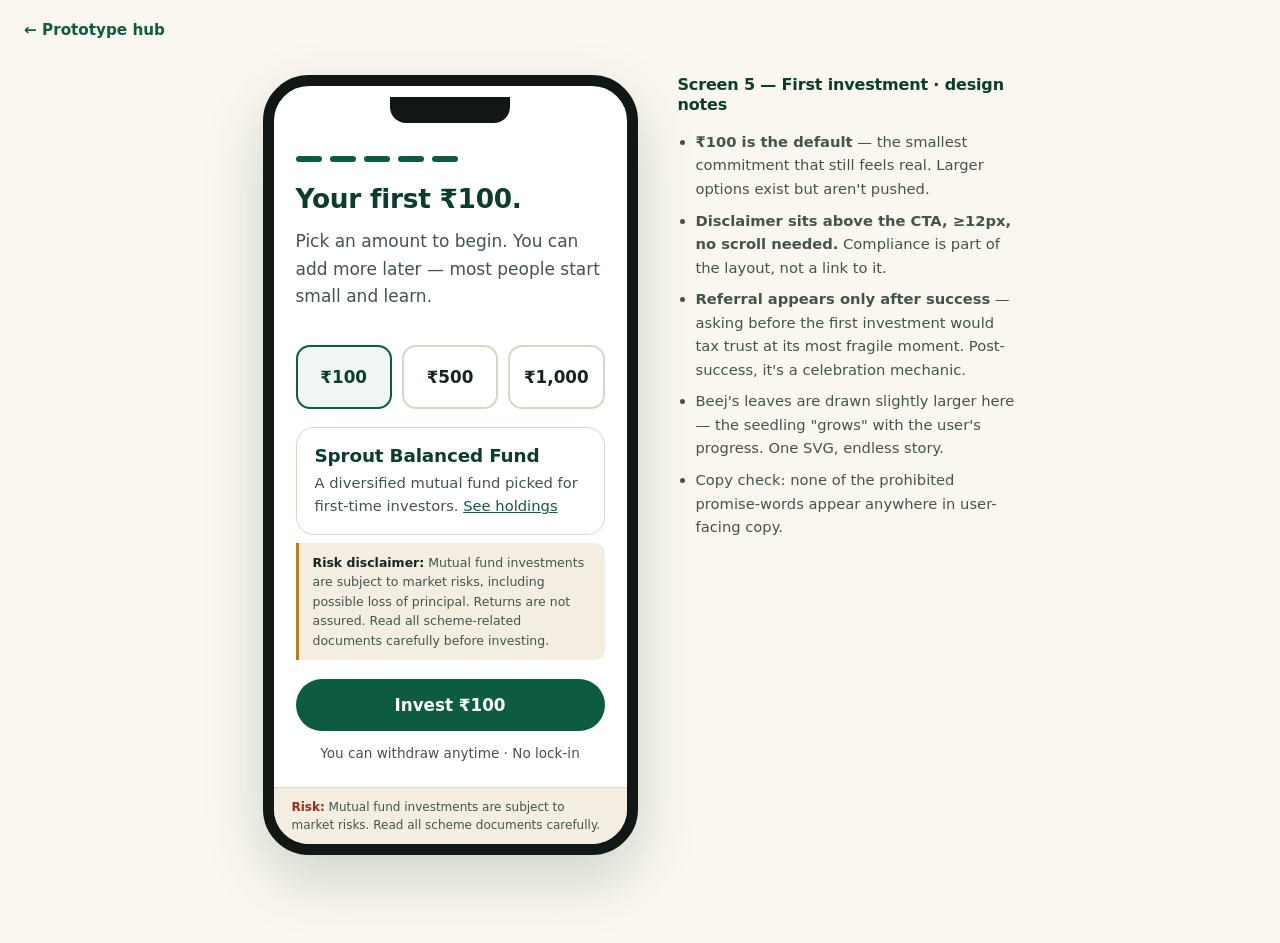
<file: onboarding-5.html>
<!DOCTYPE html>
<html lang="en">
<head>
<meta charset="UTF-8">
<meta name="viewport" content="width=device-width, initial-scale=1.0">
<title>Sprout 2.0 — Onboarding 5 of 5 · First investment</title>
<link rel="stylesheet" href="style.css">
</head>
<body>
<a class="backlink" href="index.html">← Prototype hub</a>

<div class="device-stage">
  <div class="device">
    <div class="screen" id="invest-screen">
      <div class="dots" aria-label="Step 5 of 5"><i class="on"></i><i class="on"></i><i class="on"></i><i class="on"></i><i class="on"></i></div>

      <h2>Your first ₹100.</h2>
      <p>Pick an amount to begin. You can add more later — most people start small and learn.</p>

      <div class="amounts" role="group" aria-label="Investment amount">
        <button type="button" class="amount on" data-amt="100">₹100</button>
        <button type="button" class="amount" data-amt="500">₹500</button>
        <button type="button" class="amount" data-amt="1000">₹1,000</button>
      </div>

      <div class="card" style="padding:16px 18px;margin-bottom:8px;">
        <h3 style="margin-bottom:4px;">Sprout Balanced Fund</h3>
        <p style="margin:0;font-size:0.92rem;">A diversified mutual fund picked for first-time investors. <a href="#" onclick="return false;">See holdings</a></p>
      </div>

      <!-- Compliance: full risk disclaimer ≥12px, visible WITHOUT scrolling (above the CTA) -->
      <p class="disclaimer" style="font-size:12.5px;"><strong>Risk disclaimer:</strong> Mutual fund investments are subject to market risks, including possible loss of principal. Returns are not assured. Read all scheme-related documents carefully before investing.</p>

      <div class="spacer"></div>
    </div>

    <!-- Success state (hidden until confirm) -->
    <div class="screen" id="success-screen" style="display:none;">
      <div style="text-align:center;margin-top:24px;">
        <span class="beej" role="img" aria-label="Beej celebrating your first investment">
          <svg width="140" height="140" viewBox="0 0 120 120" fill="none" aria-hidden="true">
            <g class="bob">
              <ellipse cx="60" cy="110" rx="34" ry="6" fill="#dcd5c2"/>
              <line x1="60" y1="68" x2="60" y2="50" stroke="#0e5c40" stroke-width="5" stroke-linecap="round"/>
              <path class="leaf-l" d="M60,52 C40,52 30,38 28,24 C46,26 58,36 60,52 Z" fill="#12714f"/>
              <path class="leaf-r" d="M60,52 C80,52 90,38 92,24 C74,26 62,36 60,52 Z" fill="#0e5c40"/>
              <ellipse cx="60" cy="88" rx="26" ry="22" fill="#0e5c40"/>
              <circle cx="50" cy="84" r="3.4" fill="#faf7f0"/>
              <circle cx="70" cy="84" r="3.4" fill="#faf7f0"/>
              <path d="M50,92 Q60,102 70,92" stroke="#faf7f0" stroke-width="3" stroke-linecap="round"/>
            </g>
          </svg>
        </span>
        <h2 style="margin-top:10px;">You did it. 🌱</h2>
        <p id="s-amt">Your first ₹100 is invested in Sprout Balanced Fund.</p>
      </div>

      <!-- Referral lives HERE — after the first investment, never on the homepage -->
      <div class="referral">
        <h3>Plant another seed 🌱</h3>
        <p>Invite a friend. You both get ₹100 when they make their first investment.</p>
        <a class="btn btn-block" href="#" onclick="return false;" style="margin-top:10px;text-decoration:none;">Invite a friend</a>
      </div>
      <div class="spacer"></div>
    </div>

    <div class="device-cta" id="cta-zone">
      <a class="btn btn-primary btn-block" href="#" id="confirm-btn">Invest ₹100</a>
      <p style="text-align:center;font-size:0.85rem;margin:12px 0 0;color:var(--ink-soft);">You can withdraw anytime · No lock-in</p>
    </div>
    <div class="device-disclaimer">
      <strong>Risk:</strong> Mutual fund investments are subject to market risks. Read all scheme documents carefully.
    </div>
  </div>

  <aside class="annotation">
    <h3>Screen 5 — First investment · design notes</h3>
    <ul>
      <li><strong>₹100 is the default</strong> — the smallest commitment that still feels real. Larger options exist but aren't pushed.</li>
      <li><strong>Disclaimer sits above the CTA, ≥12px, no scroll needed.</strong> Compliance is part of the layout, not a link to it.</li>
      <li><strong>Referral appears only after success</strong> — asking before the first investment would tax trust at its most fragile moment. Post-success, it's a celebration mechanic.</li>
      <li>Beej's leaves are drawn slightly larger here — the seedling "grows" with the user's progress. One SVG, endless story.</li>
      <li>Copy check: none of the prohibited promise-words appear anywhere in user-facing copy.</li>
    </ul>
  </aside>
</div>

<script>
// Amount picker + confirm → success (demo).
const btns = document.querySelectorAll('.amount');
const confirmBtn = document.getElementById('confirm-btn');
let amt = '100';
btns.forEach(b => b.addEventListener('click', () => {
  btns.forEach(x => x.classList.remove('on')); b.classList.add('on');
  amt = b.dataset.amt;
  confirmBtn.textContent = 'Invest ₹' + Number(amt).toLocaleString('en-IN');
}));
confirmBtn.addEventListener('click', (e) => {
  e.preventDefault();
  document.getElementById('s-amt').textContent =
    'Your first ₹' + Number(amt).toLocaleString('en-IN') + ' is invested in Sprout Balanced Fund.';
  document.getElementById('invest-screen').style.display = 'none';
  document.getElementById('cta-zone').style.display = 'none';
  document.getElementById('success-screen').style.display = 'flex';
});
</script>

</body>
</html>
</file>
<file: style.css>
/* ============================================================
   Sprout 2.0 — design prototype stylesheet
   Premium-minimal for the CEO, warm for first-time investors.
   Pure CSS. No frameworks. System fonts only (Devanagari-ready).
   ============================================================ */

:root {
  /* Brand palette — "Verdant" */
  --green-900: #0b3d2c;   /* deepest green — footer, text on light */
  --green-700: #0e5c40;   /* primary brand green */
  --green-600: #12714f;   /* hover / emphasis */
  --green-100: #e3efe7;   /* tinted surfaces */
  --green-50:  #f0f6f1;
  --paper:     #faf7f0;   /* warm paper background */
  --paper-2:   #f3eee1;   /* slightly deeper warm neutral */
  --ink:       #182420;   /* near-black green-tinted text */
  --ink-soft:  #43544c;   /* secondary text */
  --line:      #dcd5c2;   /* hairline dividers */
  --amber:     #b97f1f;   /* sparing accent (large text / graphics only) */
  --risk:      #a4261c;   /* risk / error */
  --white:     #ffffff;

  --radius: 18px;
  --font: "system-ui", "-apple-system", "Segoe UI", "Noto Sans", "Noto Sans Devanagari", "Mangal", sans-serif;
}

* { box-sizing: border-box; }

html { -webkit-text-size-adjust: 100%; }

body {
  margin: 0;
  font-family: var(--font);
  background: var(--paper);
  color: var(--ink);
  line-height: 1.6;
  font-size: 17px;
}

h1, h2, h3 { line-height: 1.25; letter-spacing: -0.01em; margin: 0 0 0.5em; color: var(--green-900); }
h1 { font-size: clamp(2rem, 4.5vw, 3.25rem); font-weight: 700; }
h2 { font-size: clamp(1.4rem, 2.6vw, 2rem); font-weight: 700; }
h3 { font-size: 1.15rem; font-weight: 650; }
p  { margin: 0 0 1em; color: var(--ink-soft); }
p.lead { font-size: 1.15rem; }

a { color: var(--green-700); }

/* ---------- buttons: 44px+ tap targets ---------- */
.btn {
  display: inline-flex; align-items: center; justify-content: center;
  min-height: 52px; padding: 0 28px;
  border-radius: 999px; border: none; cursor: pointer;
  font-family: var(--font); font-size: 1.05rem; font-weight: 650;
  text-decoration: none; transition: transform .15s ease, background .15s ease;
}
.btn-primary { background: var(--green-700); color: var(--white); }
.btn-primary:hover { background: var(--green-600); }
.btn-primary:active { transform: scale(0.98); }
.btn-ghost { background: transparent; color: var(--green-700); border: 2px solid var(--green-700); }
.btn[disabled] { background: var(--line); color: var(--ink-soft); cursor: not-allowed; }
.btn-block { width: 100%; }

/* ---------- layout shells ---------- */
.wrap { max-width: 1180px; margin: 0 auto; padding: 0 24px; }
.section { padding: 72px 0; }
.eyebrow {
  display: inline-block; font-size: 0.8rem; font-weight: 700;
  letter-spacing: 0.14em; text-transform: uppercase; color: var(--green-700);
  margin-bottom: 12px;
}

/* ---------- desktop homepage nav ---------- */
.nav {
  display: flex; align-items: center; justify-content: space-between;
  padding: 18px 0;
}
.brand { display: flex; align-items: center; gap: 10px; font-weight: 750; font-size: 1.25rem; color: var(--green-900); text-decoration: none; }
.nav-links { display: flex; gap: 28px; align-items: center; }
.nav-links a { text-decoration: none; color: var(--ink-soft); font-weight: 550; font-size: 0.98rem; }
.nav-links a:hover { color: var(--green-700); }

/* ---------- hero ---------- */
.hero { display: grid; grid-template-columns: 1.05fr 0.95fr; gap: 56px; align-items: center; padding: 56px 0 40px; }
.hero-visual {
  background: linear-gradient(160deg, var(--green-50), var(--green-100));
  border: 1px solid var(--line); border-radius: 28px;
  min-height: 420px; display: flex; align-items: center; justify-content: center;
  position: relative; overflow: hidden;
}
.hero-cta-row { display: flex; gap: 14px; margin: 28px 0 18px; flex-wrap: wrap; }

/* risk disclaimer: >=12px, visible without scrolling */
.disclaimer {
  font-size: 12.5px; line-height: 1.55; color: var(--ink-soft);
  border-left: 3px solid var(--amber);
  background: var(--paper-2);
  padding: 10px 14px; border-radius: 0 10px 10px 0;
  max-width: 640px;
}
.disclaimer strong { color: var(--ink); }

/* ---------- subtle ticker (decorative, muted) ---------- */
.ticker {
  border-top: 1px solid var(--line); border-bottom: 1px solid var(--line);
  background: var(--paper-2); overflow: hidden; white-space: nowrap;
  padding: 10px 0; font-size: 0.85rem; color: var(--ink-soft);
}
.ticker-track { display: inline-block; animation: tick 36s linear infinite; }
.ticker:hover .ticker-track { animation-play-state: paused; }
.ticker span { margin: 0 26px; }
.ticker b { color: var(--green-700); font-weight: 650; }
@keyframes tick { from { transform: translateX(0); } to { transform: translateX(-50%); } }

/* ---------- cards ---------- */
.cards { display: grid; grid-template-columns: repeat(3, 1fr); gap: 22px; margin-top: 32px; }
.card {
  background: var(--white); border: 1px solid var(--line);
  border-radius: var(--radius); padding: 28px;
}
.card .step-no {
  width: 40px; height: 40px; border-radius: 50%;
  background: var(--green-100); color: var(--green-700);
  display: flex; align-items: center; justify-content: center;
  font-weight: 750; margin-bottom: 14px;
}

/* ---------- trust strip ---------- */
.trust { display: grid; grid-template-columns: repeat(3, 1fr); gap: 22px; margin-top: 8px; }
.trust-item { display: flex; gap: 14px; align-items: flex-start; }
.trust-item .dot { flex: 0 0 44px; width: 44px; height: 44px; border-radius: 50%; background: var(--green-100); display: flex; align-items: center; justify-content: center; font-size: 1.2rem; }

/* ---------- footer ---------- */
footer { border-top: 1px solid var(--line); margin-top: 40px; padding: 36px 0 48px; font-size: 0.9rem; color: var(--ink-soft); }

/* ============================================================
   MOBILE / DEVICE FRAMES
   ============================================================ */
.device-stage {
  min-height: 100vh; display: flex; align-items: flex-start; justify-content: center;
  padding: 32px 16px; gap: 40px; flex-wrap: wrap;
}
.device {
  width: 375px; max-width: 100%; background: var(--white);
  border: 11px solid #101715; border-radius: 46px;
  overflow: hidden; position: relative;
  box-shadow: 0 24px 60px rgba(11, 61, 44, 0.18);
  display: flex; flex-direction: column; height: 780px; max-height: 92vh;
}
.device::before { /* notch */
  content: ""; position: absolute; top: 11px; left: 50%; transform: translateX(-50%);
  width: 120px; height: 26px; background: #101715; border-radius: 0 0 16px 16px; z-index: 5;
}
.screen { flex: 1; overflow-y: auto; padding: 64px 22px 18px; display: flex; flex-direction: column; }
.screen h2 { font-size: 1.65rem; }
.screen .spacer { flex: 1; }

/* sticky bottom disclaimer bar inside the device (always visible, >=12px) */
.device-disclaimer {
  font-size: 12px; line-height: 1.5; color: var(--ink-soft);
  background: var(--paper-2); border-top: 1px solid var(--line);
  padding: 10px 18px;
}
.device-disclaimer strong { color: var(--risk); }

/* bottom CTA area inside device */
.device-cta { padding: 14px 22px 22px; background: var(--white); }

/* progress dots */
.dots { display: flex; gap: 8px; margin: 6px 0 20px; }
.dots i { width: 26px; height: 6px; border-radius: 99px; background: var(--line); }
.dots i.on { background: var(--green-700); }

/* checklist (onboarding 3) */
.check { display: flex; gap: 14px; align-items: flex-start; background: var(--green-50);
  border: 1px solid var(--line); border-radius: var(--radius); padding: 16px; margin-bottom: 12px; cursor: pointer; }
.check input { width: 26px; height: 26px; margin: 2px 0 0; accent-color: var(--green-700); flex: 0 0 26px; }
.check b { display: block; color: var(--ink); }
.check small { color: var(--ink-soft); }

/* KYC wait states (onboarding 4) */
.kyc-step { display: flex; gap: 14px; align-items: center; padding: 14px 4px; border-bottom: 1px solid var(--line); }
.kyc-step .ico { width: 44px; height: 44px; border-radius: 50%; flex: 0 0 44px;
  display: flex; align-items: center; justify-content: center; font-size: 1.15rem;
  background: var(--paper-2); color: var(--ink-soft); }
.kyc-step.done .ico { background: var(--green-100); color: var(--green-700); }
.kyc-step.active .ico { background: var(--green-700); color: var(--white); }
.kyc-step small { display: block; color: var(--ink-soft); }
.spinner {
  width: 22px; height: 22px; border-radius: 50%;
  border: 3px solid var(--green-100); border-top-color: var(--green-700);
  animation: spin 0.9s linear infinite;
}
@keyframes spin { to { transform: rotate(360deg); } }

/* amount picker (onboarding 5) */
.amounts { display: grid; grid-template-columns: repeat(3, 1fr); gap: 10px; margin: 18px 0; }
.amount {
  border: 2px solid var(--line); background: var(--white); border-radius: 14px;
  min-height: 64px; font-family: var(--font); font-size: 1.05rem; font-weight: 700;
  color: var(--ink); cursor: pointer;
}
.amount.on { border-color: var(--green-700); background: var(--green-50); color: var(--green-900); }

/* referral card — appears ONLY after first investment, never on homepage */
.referral {
  margin-top: 18px; background: linear-gradient(150deg, var(--green-700), var(--green-900));
  color: var(--white); border-radius: var(--radius); padding: 20px;
}
.referral h3 { color: var(--white); margin-bottom: 6px; }
.referral p { color: #d8e8dd; font-size: 0.95rem; }
.referral .btn { background: var(--white); color: var(--green-900); min-height: 48px; }

/* language toggle */
.lang-toggle { display: inline-flex; border: 1px solid var(--line); border-radius: 999px; overflow: hidden; margin-bottom: 18px; }
.lang-toggle button {
  border: none; background: transparent; padding: 10px 18px; min-height: 44px;
  font-family: var(--font); font-weight: 650; color: var(--ink-soft); cursor: pointer; font-size: 0.95rem;
}
.lang-toggle button.on { background: var(--green-700); color: var(--white); }

/* ============================================================
   MASCOT — "Beej" (seed). Minimal geometric line-art sprout.
   Pure SVG + CSS. A few KB. Friendly micro-expressions only.
   ============================================================ */
.beej { display: inline-block; }
.beej svg { display: block; overflow: visible; }
.beej .bob { animation: beej-bob 3.2s ease-in-out infinite; transform-origin: 50% 90%; }
.beej .leaf-l { animation: beej-sway 3.2s ease-in-out infinite; transform-origin: 100% 100%; }
.beej .leaf-r { animation: beej-sway 3.2s ease-in-out infinite reverse; transform-origin: 0% 100%; }
@keyframes beej-bob { 0%,100% { transform: translateY(0); } 50% { transform: translateY(-7px); } }
@keyframes beej-sway { 0%,100% { transform: rotate(0deg); } 50% { transform: rotate(7deg); } }
@media (prefers-reduced-motion: reduce) {
  .beej .bob, .beej .leaf-l, .beej .leaf-r, .ticker-track, .spinner { animation: none; }
}

/* hub page */
.hub-hero { text-align: center; padding: 84px 24px 40px; }
.screen-grid { display: grid; grid-template-columns: repeat(auto-fill, minmax(250px, 1fr)); gap: 20px; margin: 36px 0 80px; }
.screen-card {
  background: var(--white); border: 1px solid var(--line); border-radius: var(--radius);
  padding: 22px; text-decoration: none; color: var(--ink);
  transition: transform .15s ease, box-shadow .15s ease; display: block;
}
.screen-card:hover { transform: translateY(-3px); box-shadow: 0 14px 30px rgba(11,61,44,.12); }
.screen-card h3 { margin: 10px 0 6px; }
.screen-card p { font-size: 0.92rem; margin: 0; }
.screen-card .tag { font-size: 0.72rem; font-weight: 700; letter-spacing: .1em; text-transform: uppercase; color: var(--green-700); }

.backlink { display: inline-block; margin: 18px 0 0 24px; font-size: 0.95rem; text-decoration: none; font-weight: 600; }

/* annotation panel beside device frames (design notes) */
.annotation { max-width: 340px; font-size: 0.92rem; }
.annotation h3 { font-size: 1rem; margin-top: 0; }
.annotation ul { padding-left: 18px; color: var(--ink-soft); }
.annotation li { margin-bottom: 8px; }

@media (max-width: 900px) {
  .hero { grid-template-columns: 1fr; }
  .cards, .trust { grid-template-columns: 1fr; }
  .annotation { max-width: 100%; }
}
</file>
